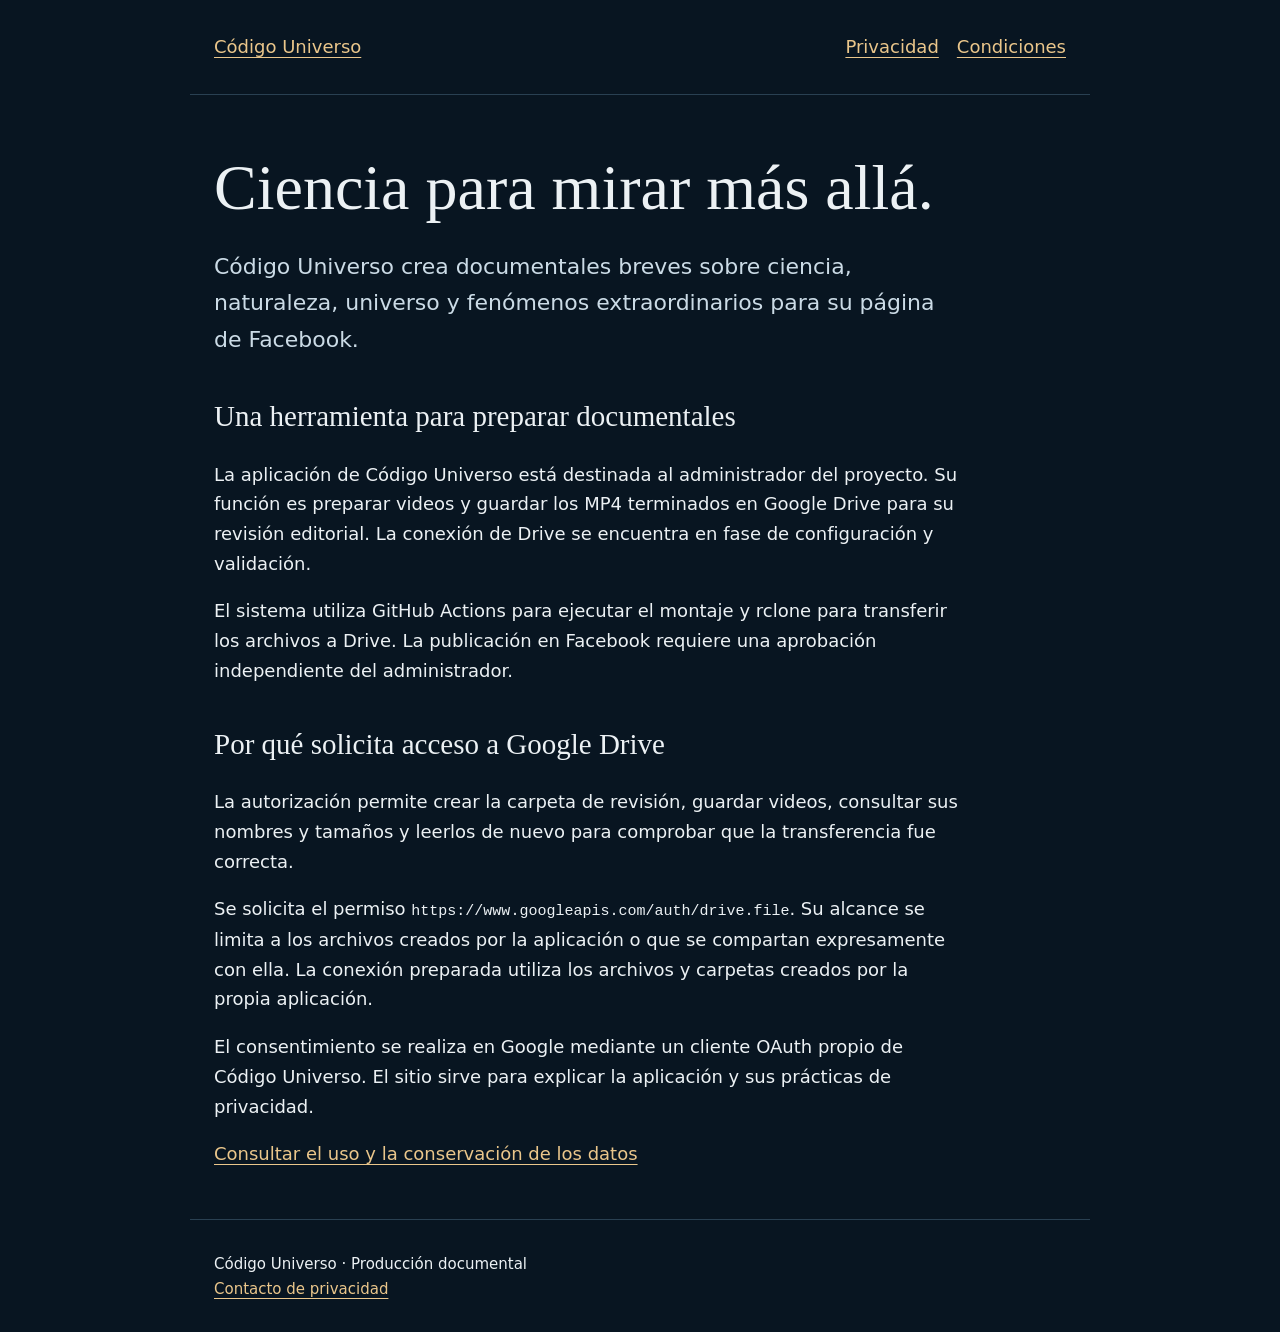
<file: index.html>
<!doctype html>
<html lang="es"><head><meta charset="utf-8"><meta name="viewport" content="width=device-width,initial-scale=1"><title>Ciencia para mirar más allá · Código Universo</title><meta name="description" content="Información de la herramienta de producción documental Código Universo y su acceso limitado a Google Drive."><link rel="stylesheet" href="estilo.css"></head>
<body><header><a href="index.html">Código Universo</a><nav aria-label="Principal"><a href="privacidad.html">Privacidad</a><a href="condiciones.html">Condiciones</a></nav></header><main>

<h1>Ciencia para mirar más allá.</h1><p class="lead">Código Universo crea documentales breves sobre ciencia, naturaleza, universo y fenómenos extraordinarios para su página de Facebook.</p>
<h2>Una herramienta para preparar documentales</h2><p>La aplicación de Código Universo está destinada al administrador del proyecto. Su función es preparar videos y guardar los MP4 terminados en Google Drive para su revisión editorial. La conexión de Drive se encuentra en fase de configuración y validación.</p>
<p>El sistema utiliza GitHub Actions para ejecutar el montaje y rclone para transferir los archivos a Drive. La publicación en Facebook requiere una aprobación independiente del administrador.</p>
<h2>Por qué solicita acceso a Google Drive</h2><p>La autorización permite crear la carpeta de revisión, guardar videos, consultar sus nombres y tamaños y leerlos de nuevo para comprobar que la transferencia fue correcta.</p>
<p>Se solicita el permiso <code>https://www.googleapis.com/auth/drive.file</code>. Su alcance se limita a los archivos creados por la aplicación o que se compartan expresamente con ella. La conexión preparada utiliza los archivos y carpetas creados por la propia aplicación.</p>
<p>El consentimiento se realiza en Google mediante un cliente OAuth propio de Código Universo. El sitio sirve para explicar la aplicación y sus prácticas de privacidad.</p>
<p><a href="privacidad.html">Consultar el uso y la conservación de los datos</a></p>
</main><footer>Código Universo · Producción documental<br><a href="privacidad.html#contacto">Contacto de privacidad</a></footer></body></html>
</file>
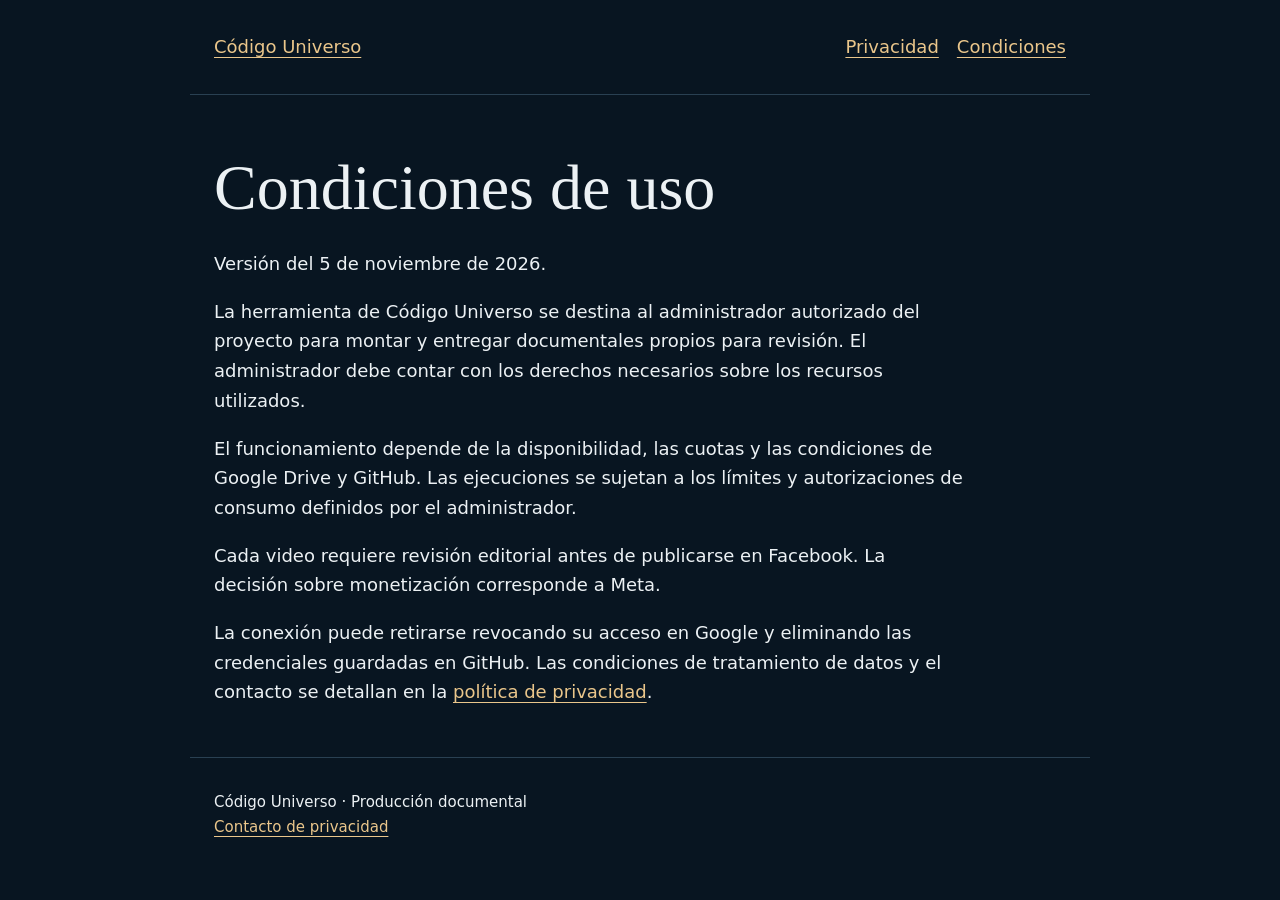
<file: condiciones.html>
<!doctype html>
<html lang="es"><head><meta charset="utf-8"><meta name="viewport" content="width=device-width,initial-scale=1"><title>Condiciones de uso · Código Universo</title><meta name="description" content="Información de la herramienta de producción documental Código Universo y su acceso limitado a Google Drive."><link rel="stylesheet" href="estilo.css"></head>
<body><header><a href="index.html">Código Universo</a><nav aria-label="Principal"><a href="privacidad.html">Privacidad</a><a href="condiciones.html">Condiciones</a></nav></header><main>

<h1>Condiciones de uso</h1><p>Versión del 5 de noviembre de 2026.</p>
<p>La herramienta de Código Universo se destina al administrador autorizado del proyecto para montar y entregar documentales propios para revisión. El administrador debe contar con los derechos necesarios sobre los recursos utilizados.</p>
<p>El funcionamiento depende de la disponibilidad, las cuotas y las condiciones de Google Drive y GitHub. Las ejecuciones se sujetan a los límites y autorizaciones de consumo definidos por el administrador.</p>
<p>Cada video requiere revisión editorial antes de publicarse en Facebook. La decisión sobre monetización corresponde a Meta.</p>
<p>La conexión puede retirarse revocando su acceso en Google y eliminando las credenciales guardadas en GitHub. Las condiciones de tratamiento de datos y el contacto se detallan en la <a href="privacidad.html">política de privacidad</a>.</p>
</main><footer>Código Universo · Producción documental<br><a href="privacidad.html#contacto">Contacto de privacidad</a></footer></body></html>
</file>
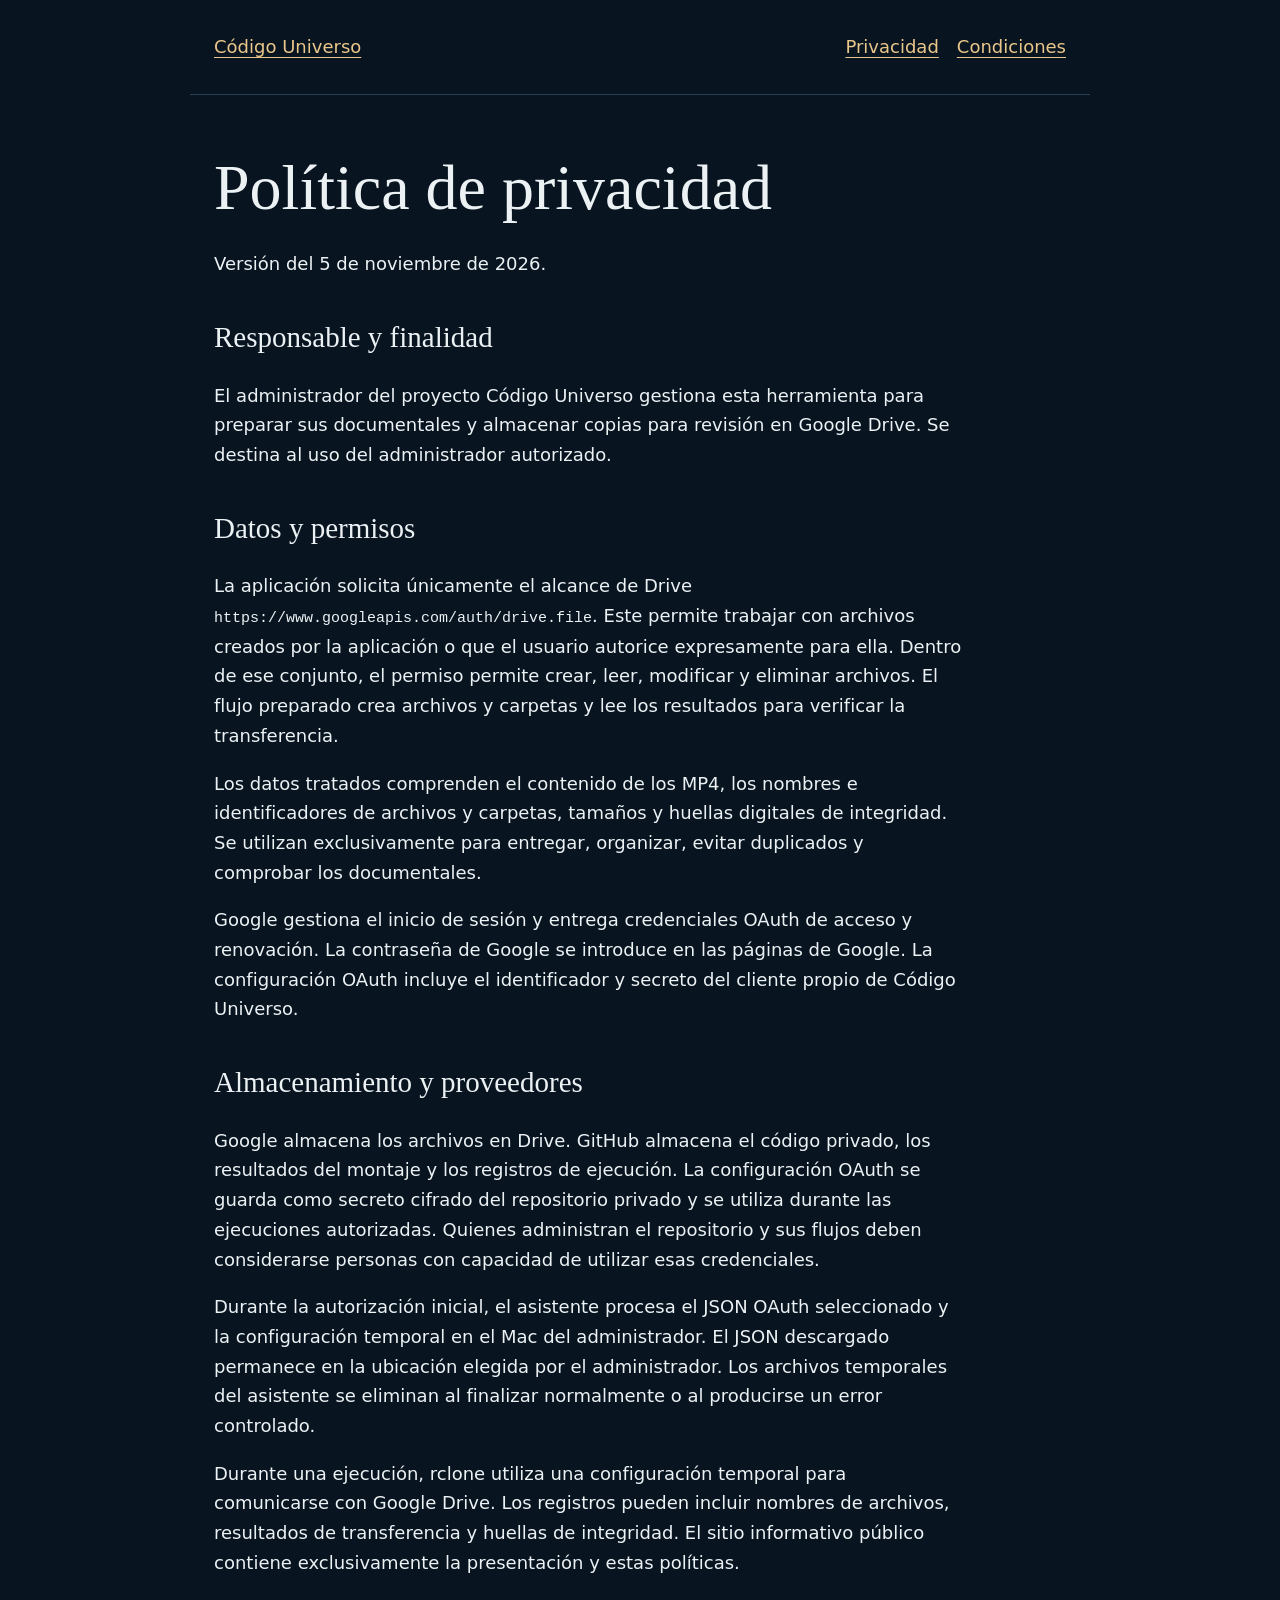
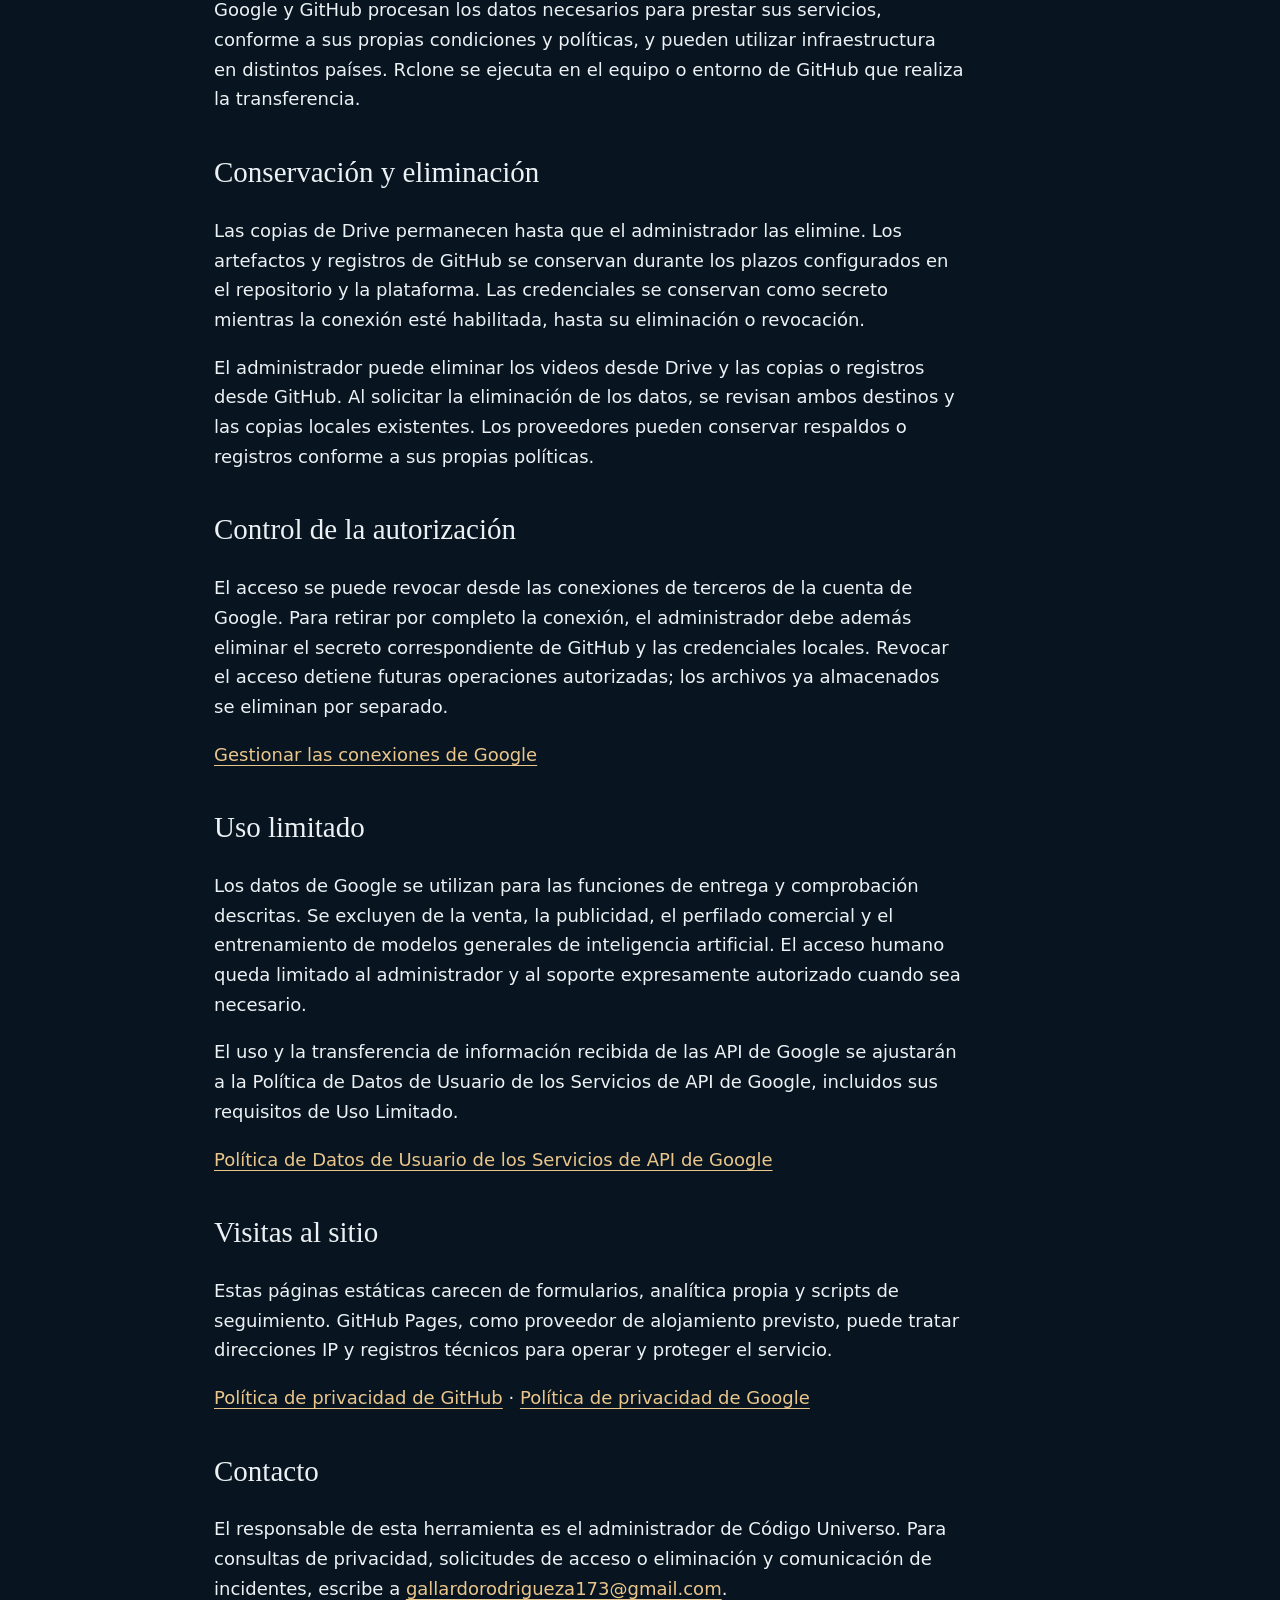
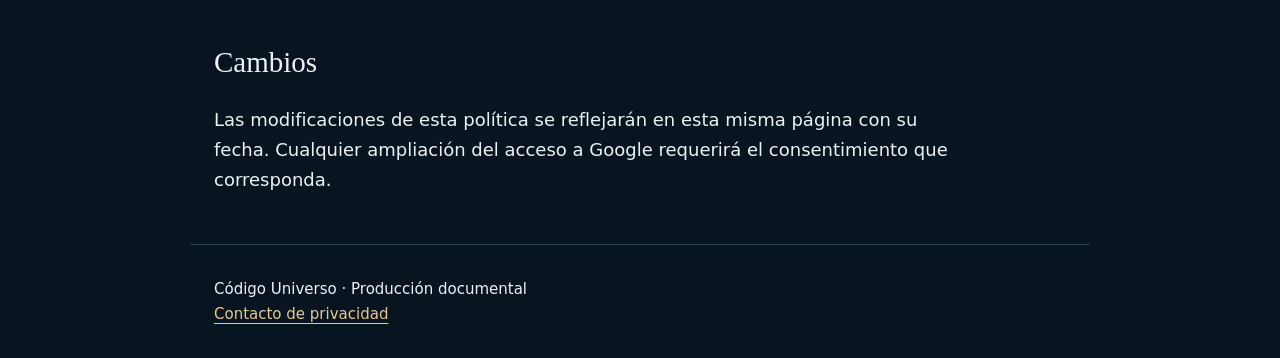
<file: privacidad.html>
<!doctype html>
<html lang="es"><head><meta charset="utf-8"><meta name="viewport" content="width=device-width,initial-scale=1"><title>Política de privacidad · Código Universo</title><meta name="description" content="Información de la herramienta de producción documental Código Universo y su acceso limitado a Google Drive."><link rel="stylesheet" href="estilo.css"></head>
<body><header><a href="index.html">Código Universo</a><nav aria-label="Principal"><a href="privacidad.html">Privacidad</a><a href="condiciones.html">Condiciones</a></nav></header><main>

<h1>Política de privacidad</h1><p>Versión del 5 de noviembre de 2026.</p>
<h2>Responsable y finalidad</h2><p>El administrador del proyecto Código Universo gestiona esta herramienta para preparar sus documentales y almacenar copias para revisión en Google Drive. Se destina al uso del administrador autorizado.</p>
<h2>Datos y permisos</h2><p>La aplicación solicita únicamente el alcance de Drive <code>https://www.googleapis.com/auth/drive.file</code>. Este permite trabajar con archivos creados por la aplicación o que el usuario autorice expresamente para ella. Dentro de ese conjunto, el permiso permite crear, leer, modificar y eliminar archivos. El flujo preparado crea archivos y carpetas y lee los resultados para verificar la transferencia.</p>
<p>Los datos tratados comprenden el contenido de los MP4, los nombres e identificadores de archivos y carpetas, tamaños y huellas digitales de integridad. Se utilizan exclusivamente para entregar, organizar, evitar duplicados y comprobar los documentales.</p>
<p>Google gestiona el inicio de sesión y entrega credenciales OAuth de acceso y renovación. La contraseña de Google se introduce en las páginas de Google. La configuración OAuth incluye el identificador y secreto del cliente propio de Código Universo.</p>
<h2>Almacenamiento y proveedores</h2><p>Google almacena los archivos en Drive. GitHub almacena el código privado, los resultados del montaje y los registros de ejecución. La configuración OAuth se guarda como secreto cifrado del repositorio privado y se utiliza durante las ejecuciones autorizadas. Quienes administran el repositorio y sus flujos deben considerarse personas con capacidad de utilizar esas credenciales.</p>
<p>Durante la autorización inicial, el asistente procesa el JSON OAuth seleccionado y la configuración temporal en el Mac del administrador. El JSON descargado permanece en la ubicación elegida por el administrador. Los archivos temporales del asistente se eliminan al finalizar normalmente o al producirse un error controlado.</p>
<p>Durante una ejecución, rclone utiliza una configuración temporal para comunicarse con Google Drive. Los registros pueden incluir nombres de archivos, resultados de transferencia y huellas de integridad. El sitio informativo público contiene exclusivamente la presentación y estas políticas.</p>
<p>Google y GitHub procesan los datos necesarios para prestar sus servicios, conforme a sus propias condiciones y políticas, y pueden utilizar infraestructura en distintos países. Rclone se ejecuta en el equipo o entorno de GitHub que realiza la transferencia.</p>
<h2>Conservación y eliminación</h2><p>Las copias de Drive permanecen hasta que el administrador las elimine. Los artefactos y registros de GitHub se conservan durante los plazos configurados en el repositorio y la plataforma. Las credenciales se conservan como secreto mientras la conexión esté habilitada, hasta su eliminación o revocación.</p>
<p>El administrador puede eliminar los videos desde Drive y las copias o registros desde GitHub. Al solicitar la eliminación de los datos, se revisan ambos destinos y las copias locales existentes. Los proveedores pueden conservar respaldos o registros conforme a sus propias políticas.</p>
<h2>Control de la autorización</h2><p>El acceso se puede revocar desde las conexiones de terceros de la cuenta de Google. Para retirar por completo la conexión, el administrador debe además eliminar el secreto correspondiente de GitHub y las credenciales locales. Revocar el acceso detiene futuras operaciones autorizadas; los archivos ya almacenados se eliminan por separado.</p>
<p><a href="https://myaccount.google.com/connections">Gestionar las conexiones de Google</a></p>
<h2>Uso limitado</h2><p>Los datos de Google se utilizan para las funciones de entrega y comprobación descritas. Se excluyen de la venta, la publicidad, el perfilado comercial y el entrenamiento de modelos generales de inteligencia artificial. El acceso humano queda limitado al administrador y al soporte expresamente autorizado cuando sea necesario.</p>
<p>El uso y la transferencia de información recibida de las API de Google se ajustarán a la Política de Datos de Usuario de los Servicios de API de Google, incluidos sus requisitos de Uso Limitado.</p>
<p><a href="https://developers.google.com/terms/api-services-user-data-policy">Política de Datos de Usuario de los Servicios de API de Google</a></p>
<h2>Visitas al sitio</h2><p>Estas páginas estáticas carecen de formularios, analítica propia y scripts de seguimiento. GitHub Pages, como proveedor de alojamiento previsto, puede tratar direcciones IP y registros técnicos para operar y proteger el servicio.</p>
<p><a href="https://docs.github.com/en/site-policy/privacy-policies/github-general-privacy-statement">Política de privacidad de GitHub</a> · <a href="https://policies.google.com/privacy">Política de privacidad de Google</a></p>
<h2 id="contacto">Contacto</h2><p>El responsable de esta herramienta es el administrador de Código Universo. Para consultas de privacidad, solicitudes de acceso o eliminación y comunicación de incidentes, escribe a <a href="mailto:gallardorodrigueza173@gmail.com">gallardorodrigueza173@gmail.com</a>.</p>
<h2>Cambios</h2><p>Las modificaciones de esta política se reflejarán en esta misma página con su fecha. Cualquier ampliación del acceso a Google requerirá el consentimiento que corresponda.</p>
</main><footer>Código Universo · Producción documental<br><a href="privacidad.html#contacto">Contacto de privacidad</a></footer></body></html>
</file>
<file: estilo.css>
*{box-sizing:border-box}body{margin:0;background:#081521;color:#ecf1f4;font:18px/1.65 system-ui,sans-serif}main,header,footer{max-width:900px;margin:auto;padding:32px 24px}header{border-bottom:1px solid #294052;display:flex;justify-content:space-between;gap:20px;flex-wrap:wrap}a{color:#eac68b;text-underline-offset:4px}nav{display:flex;gap:18px;flex-wrap:wrap}h1{font:normal clamp(36px,7vw,64px)/1.1 Georgia,serif;max-width:750px;margin:26px 0}h2{font:normal 29px/1.3 Georgia,serif;margin-top:40px}p{max-width:750px}small{color:#b0c1cd}code{overflow-wrap:anywhere;font-size:15px}aside{padding:16px 22px;border-left:3px solid #eac68b;background:#122638}footer{border-top:1px solid #294052;font-size:15px}.lead{font-size:22px;color:#cbdbe6}
</file>
